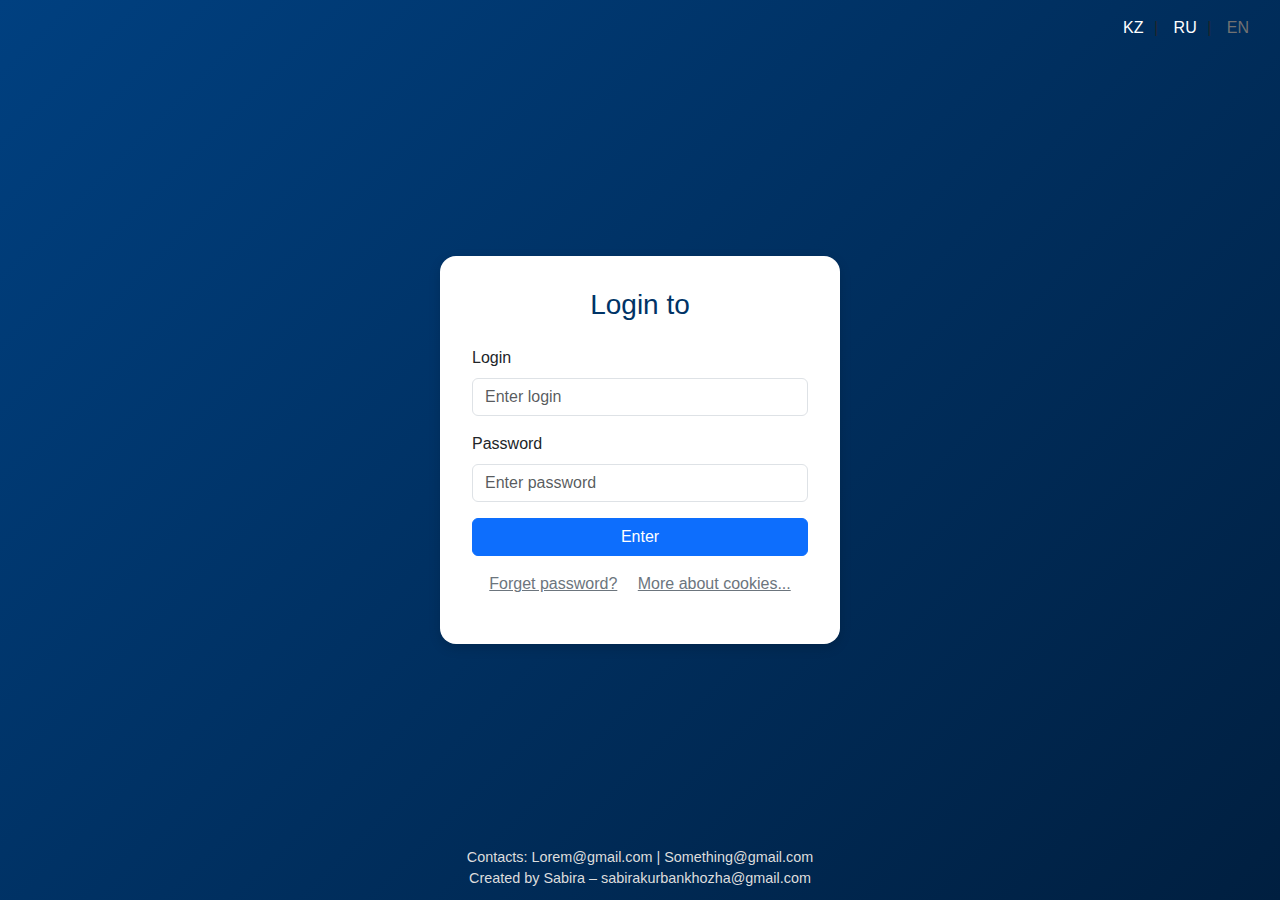
<file: index.html>
<!DOCTYPE html>
<html lang="en">
<head>
    <meta charset="UTF-8" />
    <meta name="viewport" content="width=device-width, initial-scale=1.0" />
    <title>University System – Login</title>
    <link
            href="https://cdn.jsdelivr.net/npm/bootstrap@5.3.2/dist/css/bootstrap.min.css"
            rel="stylesheet"
    />
    <link rel="stylesheet" href="style.css">
</head>
<body>

<div class="lang-switch">
    <button>KZ</button> |
    <button>RU</button> |
    <button class="active">EN</button>
</div>

<div class="login-container">
    <div class="login-card">
        <h3>Login to</h3>

        <form id="loginForm">
            <div class="mb-3">
                <label for="login" class="form-label">Login</label>
                <input type="text" class="form-control" id="login" placeholder="Enter login" required />
            </div>

            <div class="mb-3">
                <label for="password" class="form-label">Password</label>
                <input type="password" class="form-control" id="password" placeholder="Enter password" required />
            </div>

            <div class="d-grid">
                <button type="submit" class="btn btn-primary">Enter</button>
            </div>

            <div class="text-center mt-3">
                <a href="#" class="text-secondary me-3">Forget password?</a>
                <a href="#" class="text-secondary">More about cookies...</a>
            </div>

            <div id="message" class="text-center mt-3 fw-semibold"></div>
        </form>
    </div>

    <footer>
        Contacts: Lorem@gmail.com | Something@gmail.com <br />
        Created by Sabira – sabirakurbankhozha@gmail.com
    </footer>
</div>

<script src="https://code.jquery.com/jquery-3.7.1.min.js"></script>
<script src="script.js"></script>
</body>
</html>
</file>
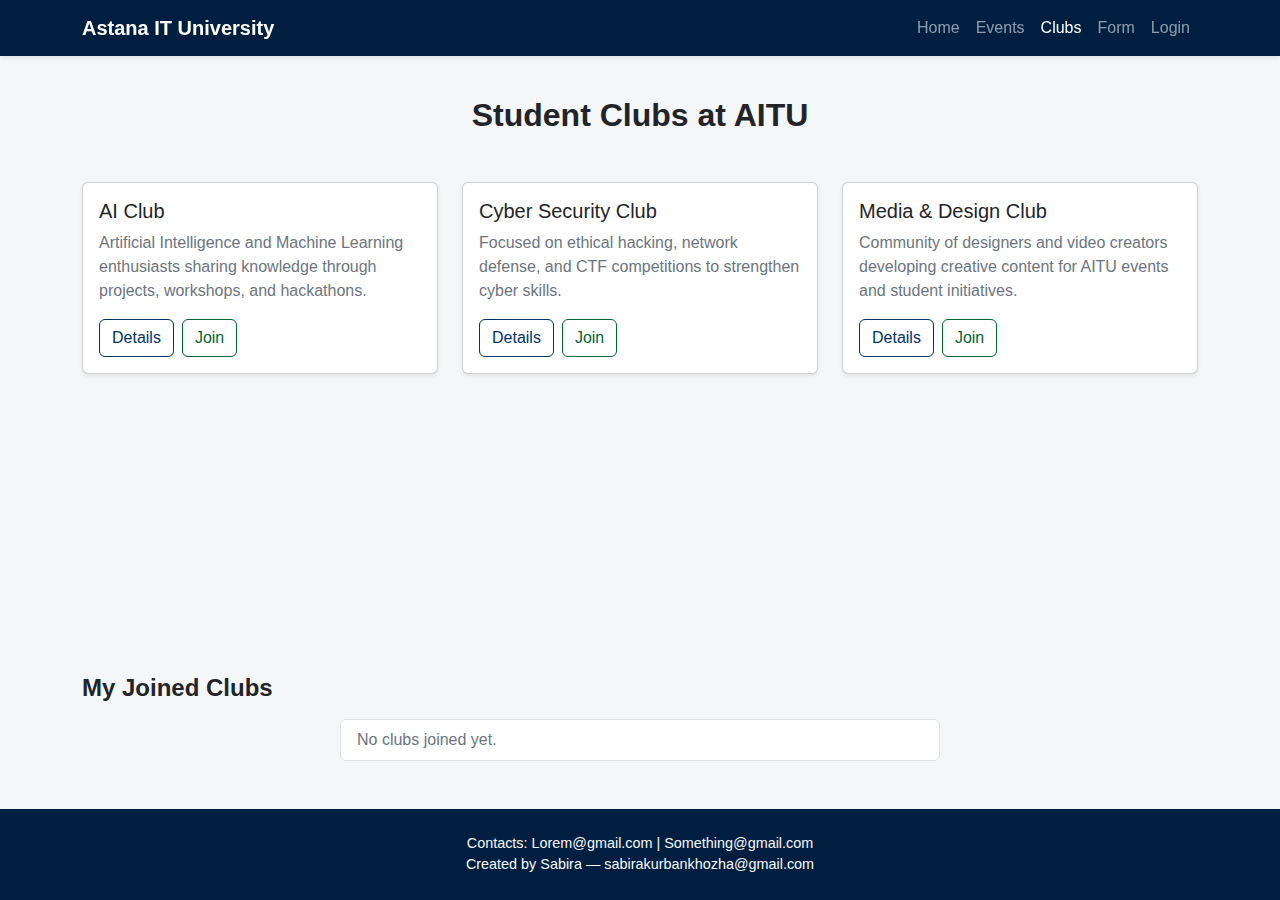
<file: clubs/index.html>
<!DOCTYPE html>
<html lang="en">
<head>
    <meta charset="UTF-8" />
    <meta name="viewport" content="width=device-width, initial-scale=1.0" />
    <title>Astana IT University – Clubs</title>

    <link
            href="https://cdn.jsdelivr.net/npm/bootstrap@5.3.2/dist/css/bootstrap.min.css"
            rel="stylesheet"
    />
    <link rel="stylesheet" href="style.css" />
</head>
<body>
<div class="page-wrapper">
    <header class="navbar navbar-expand-lg navbar-dark header-bg fixed-top shadow-sm">
        <div class="container">
            <a class="navbar-brand fw-semibold" href="../home/index.html">Astana IT University</a>
            <button
                    class="navbar-toggler"
                    type="button"
                    data-bs-toggle="collapse"
                    data-bs-target="#navbarNav"
            >
                <span class="navbar-toggler-icon"></span>
            </button>
            <div class="collapse navbar-collapse justify-content-end" id="navbarNav">
                <ul class="navbar-nav">
                    <li class="nav-item"><a class="nav-link" href="../home/index.html">Home</a></li>
                    <li class="nav-item"><a class="nav-link" href="../events/index.html">Events</a></li>
                    <li class="nav-item"><a class="nav-link active" href="#">Clubs</a></li>
                    <li class="nav-item"><a class="nav-link" href="../form/index.html">Form</a></li>
                    <li class="nav-item"><a class="nav-link" href="../index.html">Login</a></li>
                </ul>
            </div>
        </div>
    </header>

    <main class="container py-5 mt-5 flex-fill">
        <h2 class="text-center fw-bold mb-5">Student Clubs at AITU</h2>

        <div class="row g-4 justify-content-center">
            <div class="col-md-6 col-lg-4">
                <div class="card club-card shadow-sm">
                    <div class="card-body">
                        <h5 class="card-title">AI Club</h5>
                        <p class="card-text text-secondary">
                            Artificial Intelligence and Machine Learning enthusiasts sharing knowledge through projects, workshops, and hackathons.
                        </p>
                        <div class="d-flex gap-2">
                            <button class="btn btn-outline-primary details-btn"
                                    data-title="AI Club"
                                    data-desc="The AI Club unites students passionate about Artificial Intelligence and Machine Learning. Members develop projects, participate in Kaggle competitions, and host seminars on modern AI trends.">
                                Details
                            </button>
                            <button class="btn btn-outline-success join-btn" data-club="AI Club" data-title="AI Club">
                                Join
                            </button>
                        </div>
                    </div>
                </div>
            </div>
            <div class="col-md-6 col-lg-4">
                <div class="card club-card shadow-sm">
                    <div class="card-body">
                        <h5 class="card-title">Cyber Security Club</h5>
                        <p class="card-text text-secondary">
                            Focused on ethical hacking, network defense, and CTF competitions to strengthen cyber skills.
                        </p>
                        <div class="d-flex gap-2">
                            <button class="btn btn-outline-primary details-btn"
                                    data-title="Cyber Security Club"
                                    data-desc="Students learn network defense, cryptography, and participate in Capture The Flag competitions. The club hosts internal workshops and invites professionals from the cybersecurity industry.">
                                Details
                            </button>
                            <button class="btn btn-outline-success join-btn" data-club="Cyber Security Club" data-title="Cyber Security Club">
                                Join
                            </button>
                        </div>
                    </div>
                </div>
            </div>

            <div class="col-md-6 col-lg-4">
                <div class="card club-card shadow-sm">
                    <div class="card-body">
                        <h5 class="card-title">Media & Design Club</h5>
                        <p class="card-text text-secondary">
                            Community of designers and video creators developing creative content for AITU events and student initiatives.
                        </p>
                        <div class="d-flex gap-2">
                            <button class="btn btn-outline-primary details-btn"
                                    data-title="Media & Design Club"
                                    data-desc="Members work with visual storytelling, branding, and video production. The club collaborates with university departments to produce content for events and social media.">
                                Details
                            </button>
                            <button class="btn btn-outline-success join-btn" data-club="Media & Design Club" data-title="Media & Design Club">
                                Join
                            </button>
                        </div>
                    </div>
                </div>
            </div>
        </div>
    </main>

    <div class="modal fade" id="clubModal" tabindex="-1" aria-hidden="true">
        <div class="modal-dialog modal-dialog-centered">
            <div class="modal-content">
                <div class="modal-header">
                    <h5 class="modal-title" id="clubModalTitle"></h5>
                    <button type="button" class="btn-close" data-bs-dismiss="modal"></button>
                </div>
                <div class="modal-body" id="clubModalDesc"></div>
                <div class="modal-footer">
                    <button type="button" class="btn btn-secondary" data-bs-dismiss="modal">Close</button>
                </div>
            </div>
        </div>
    </div>

    <div class="modal fade" id="joinModal" tabindex="-1" aria-hidden="true">
        <div class="modal-dialog modal-dialog-centered">
            <div class="modal-content">
                <div class="modal-header">
                    <h5 class="modal-title" id="joinModalTitle">Join Club</h5>
                    <button type="button" class="btn-close" data-bs-dismiss="modal"></button>
                </div>
                <div class="modal-body">
                    <label for="telegramTag" class="form-label">Enter your Telegram tag:</label>
                    <input type="text" id="telegramTag" class="form-control" placeholder="@username">
                </div>
                <div class="modal-footer">
                    <button type="button" class="btn btn-secondary" data-bs-dismiss="modal">Cancel</button>
                    <button type="button" class="btn btn-primary" id="confirmJoin">Confirm</button>
                </div>
            </div>
        </div>
    </div>

    <section class="container mt-5 mb-5">
        <h4 class="fw-semibold mb-3">My Joined Clubs</h4>
        <ul id="joinedClubsList" class="list-group"></ul>
    </section>

    <footer class="footer-bg text-light text-center py-4">
        <div>Contacts: Lorem@gmail.com | Something@gmail.com</div>
        <div>Created by Sabira — sabirakurbankhozha@gmail.com</div>
    </footer>
</div>

<script src="https://code.jquery.com/jquery-3.7.1.min.js"></script>
<script src="https://cdn.jsdelivr.net/npm/bootstrap@5.3.2/dist/js/bootstrap.bundle.min.js"></script>
<script src="script.js"></script>
</body>
</html>
</file>
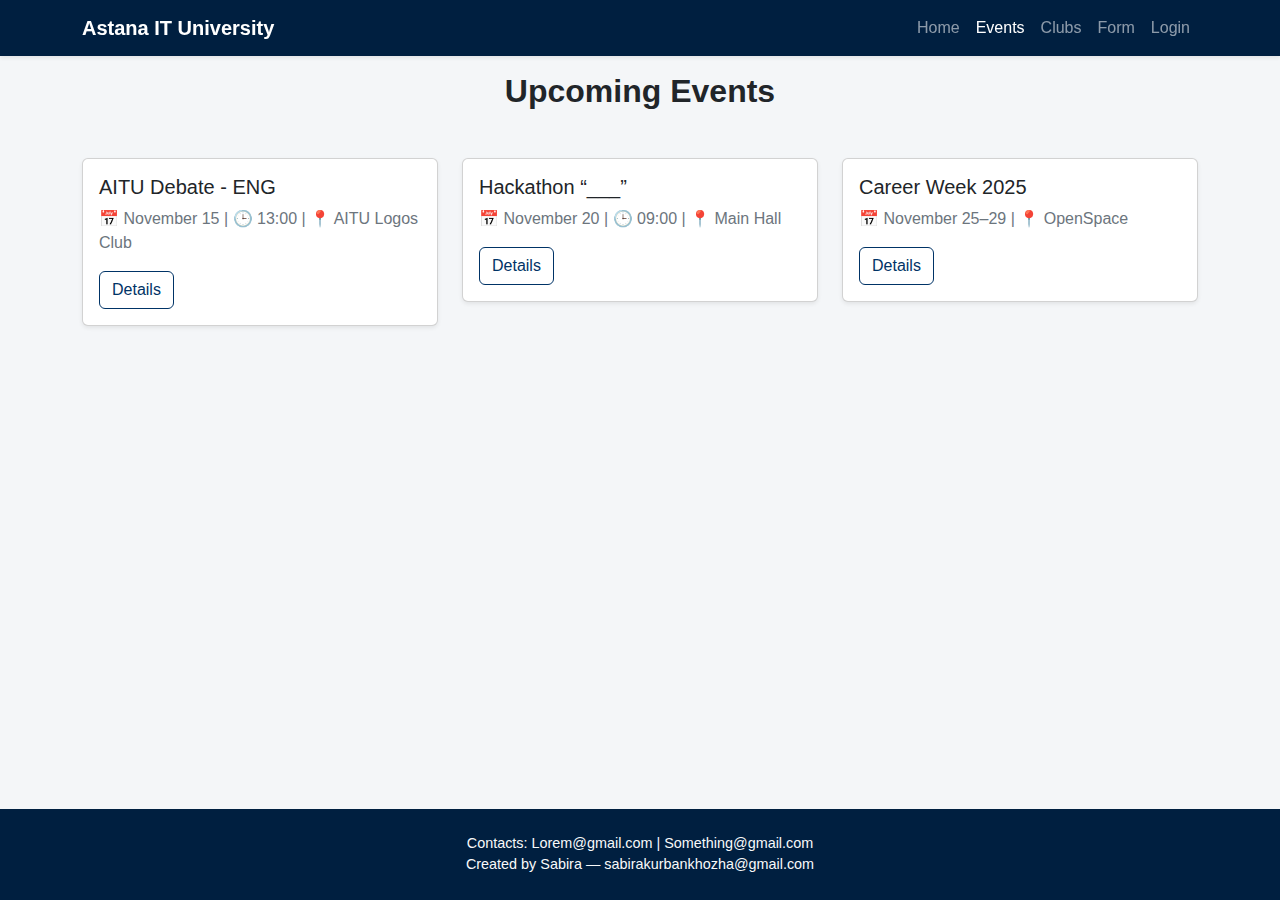
<file: events/index.html>
<!DOCTYPE html>
<html lang="en">
<head>
  <meta charset="UTF-8" />
  <meta name="viewport" content="width=device-width, initial-scale=1.0" />
  <title>Astana IT University – Events</title>

  <link
          href="https://cdn.jsdelivr.net/npm/bootstrap@5.3.2/dist/css/bootstrap.min.css"
          rel="stylesheet"
  />
  <link rel="stylesheet" href="style.css" />
</head>
<body>
<header class="navbar navbar-expand-lg navbar-dark header-bg fixed-top shadow-sm">
  <div class="container">
    <a class="navbar-brand fw-semibold" href="../home/index.html">Astana IT University</a>
    <button
            class="navbar-toggler"
            type="button"
            data-bs-toggle="collapse"
            data-bs-target="#navbarNav"
    >
      <span class="navbar-toggler-icon"></span>
    </button>
    <div class="collapse navbar-collapse justify-content-end" id="navbarNav">
      <ul class="navbar-nav">
        <li class="nav-item"><a class="nav-link" href="../home/index.html">Home</a></li>
        <li class="nav-item"><a class="nav-link active" href="#">Events</a></li>
        <li class="nav-item"><a class="nav-link" href="../clubs/index.html">Clubs</a></li>
        <li class="nav-item"><a class="nav-link" href="../form/index.html">Form</a></li>
        <li class="nav-item"><a class="nav-link" href="../index.html">Login</a></li>
      </ul>
    </div>
  </div>
</header>

<main class="container py-5 mt-5 flex-fill mt-5 pt-4">
  <h2 class="text-center fw-bold mb-5">Upcoming Events</h2>

  <div class="row g-4">
    <div class="col-md-6 col-lg-4">
      <div class="card event-card shadow-sm">
        <div class="card-body">
          <h5 class="card-title">AITU Debate - ENG</h5>
          <p class="card-text text-secondary">📅 November 15 | 🕒 13:00 | 📍 AITU Logos Club</p>
          <button class="btn btn-outline-primary details-btn" data-title="AITU Debate - ENG"
                  data-desc="Annual inter-university debate tournament organized by AITU Debate Club. Participants will discuss global tech ethics and innovation policy.">
            Details
          </button>
        </div>
      </div>
    </div>

    <div class="col-md-6 col-lg-4">
      <div class="card event-card shadow-sm">
        <div class="card-body">
          <h5 class="card-title">Hackathon “___”</h5>
          <p class="card-text text-secondary">📅 November 20 | 🕒 09:00 | 📍 Main Hall</p>
          <button class="btn btn-outline-primary details-btn" data-title="Hackathon “___”"
                  data-desc="A 24-hour programming challenge where students form teams to develop solutions in AI, Web and IoT. Winners receive internship offers.">
            Details
          </button>
        </div>
      </div>
    </div>

    <div class="col-md-6 col-lg-4">
      <div class="card event-card shadow-sm">
        <div class="card-body">
          <h5 class="card-title">Career Week 2025</h5>
          <p class="card-text text-secondary">📅 November 25–29 | 📍 OpenSpace</p>
          <button class="btn btn-outline-primary details-btn" data-title="Career Week 2025"
                  data-desc="Meet representatives from leading IT companies, attend workshops, and participate in networking sessions with industry experts.">
            Details
          </button>
        </div>
      </div>
    </div>
  </div>
</main>

<div class="modal fade" id="eventModal" tabindex="-1" aria-hidden="true">
  <div class="modal-dialog modal-dialog-centered">
    <div class="modal-content">
      <div class="modal-header">
        <h5 class="modal-title" id="eventModalTitle"></h5>
        <button type="button" class="btn-close" data-bs-dismiss="modal"></button>
      </div>
      <div class="modal-body" id="eventModalDesc"></div>
      <div class="modal-footer">
        <button type="button" class="btn btn-secondary" data-bs-dismiss="modal">Close</button>
      </div>
    </div>
  </div>
</div>

<footer class="footer-bg text-light text-center py-4">
  <div>Contacts: Lorem@gmail.com | Something@gmail.com</div>
  <div>Created by Sabira — sabirakurbankhozha@gmail.com</div>
</footer>

<script src="https://code.jquery.com/jquery-3.7.1.min.js"></script>
<script src="https://cdn.jsdelivr.net/npm/bootstrap@5.3.2/dist/js/bootstrap.bundle.min.js"></script>
<script src="script.js"></script>
</body>
</html>
</file>
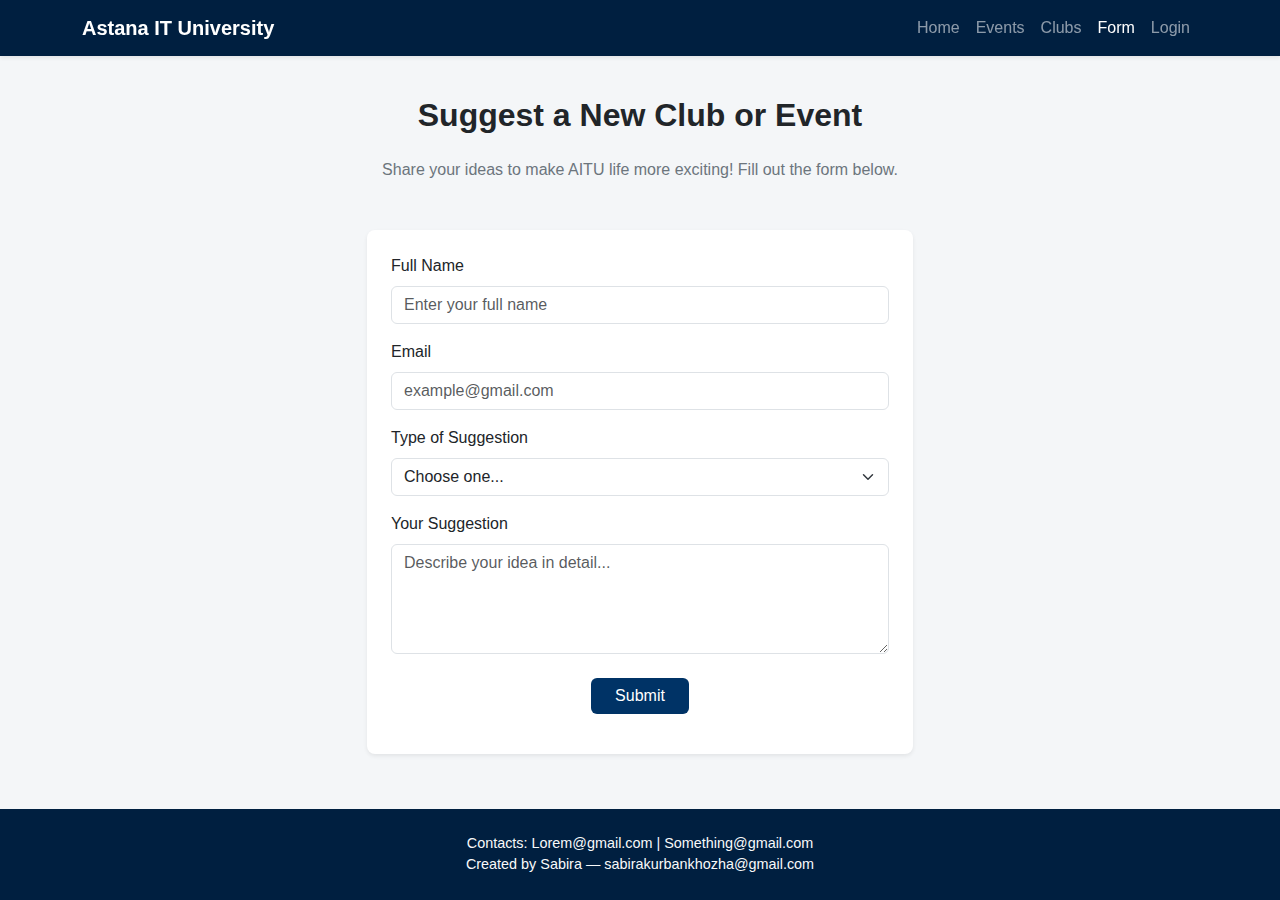
<file: form/index.html>
<!DOCTYPE html>
<html lang="en">
<head>
  <meta charset="UTF-8" />
  <meta name="viewport" content="width=device-width, initial-scale=1.0" />
  <title>Astana IT University – Suggestion Form</title>

  <link
          href="https://cdn.jsdelivr.net/npm/bootstrap@5.3.2/dist/css/bootstrap.min.css"
          rel="stylesheet"
  />
  <link rel="stylesheet" href="style.css" />
</head>
<body>
<div class="page-wrapper">
  <!-- Header -->
  <header class="navbar navbar-expand-lg navbar-dark header-bg fixed-top shadow-sm">
    <div class="container">
      <a class="navbar-brand fw-semibold" href="../home/index.html">Astana IT University</a>
      <button
              class="navbar-toggler"
              type="button"
              data-bs-toggle="collapse"
              data-bs-target="#navbarNav"
      >
        <span class="navbar-toggler-icon"></span>
      </button>
      <div class="collapse navbar-collapse justify-content-end" id="navbarNav">
        <ul class="navbar-nav">
          <li class="nav-item"><a class="nav-link" href="../home/index.html">Home</a></li>
          <li class="nav-item"><a class="nav-link" href="../events/index.html">Events</a></li>
          <li class="nav-item"><a class="nav-link" href="../clubs/index.html">Clubs</a></li>
          <li class="nav-item"><a class="nav-link active" href="#">Form</a></li>
          <li class="nav-item"><a class="nav-link" href="../index.html">Login</a></li>
        </ul>
      </div>
    </div>
  </header>

  <!-- Main -->
  <main class="container py-5 mt-5 flex-fill">
    <h2 class="text-center fw-bold mb-4">Suggest a New Club or Event</h2>
    <p class="text-center text-secondary mb-5">
      Share your ideas to make AITU life more exciting! Fill out the form below.
    </p>

    <div class="row justify-content-center">
      <div class="col-md-8 col-lg-6">
        <form id="suggestionForm" class="p-4 rounded-3 shadow-sm bg-white">
          <div class="mb-3">
            <label for="name" class="form-label">Full Name</label>
            <input type="text" id="name" class="form-control" placeholder="Enter your full name" required />
          </div>

          <div class="mb-3">
            <label for="email" class="form-label">Email</label>
            <input type="email" id="email" class="form-control" placeholder="example@gmail.com" required />
          </div>

          <div class="mb-3">
            <label for="type" class="form-label">Type of Suggestion</label>
            <select id="type" class="form-select">
              <option value="" selected disabled>Choose one...</option>
              <option value="event">Event Idea</option>
              <option value="club">New Club</option>
              <option value="improvement">Improvement to Existing Activity</option>
            </select>
          </div>

          <div class="mb-3">
            <label for="message" class="form-label">Your Suggestion</label>
            <textarea id="message" rows="4" class="form-control" placeholder="Describe your idea in detail..." required></textarea>
          </div>

          <div class="text-center mt-4">
            <button type="submit" class="btn btn-primary px-4">Submit</button>
          </div>

          <div id="formMessage" class="text-center mt-3 fw-semibold"></div>
        </form>
      </div>
    </div>
  </main>

  <!-- Footer -->
  <footer class="footer-bg text-light text-center py-4">
    <div>Contacts: Lorem@gmail.com | Something@gmail.com</div>
    <div>Created by Sabira — sabirakurbankhozha@gmail.com</div>
  </footer>
</div>

<script src="https://code.jquery.com/jquery-3.7.1.min.js"></script>
<script src="https://cdn.jsdelivr.net/npm/bootstrap@5.3.2/dist/js/bootstrap.bundle.min.js"></script>
<script src="script.js"></script>
</body>
</html>
</file>
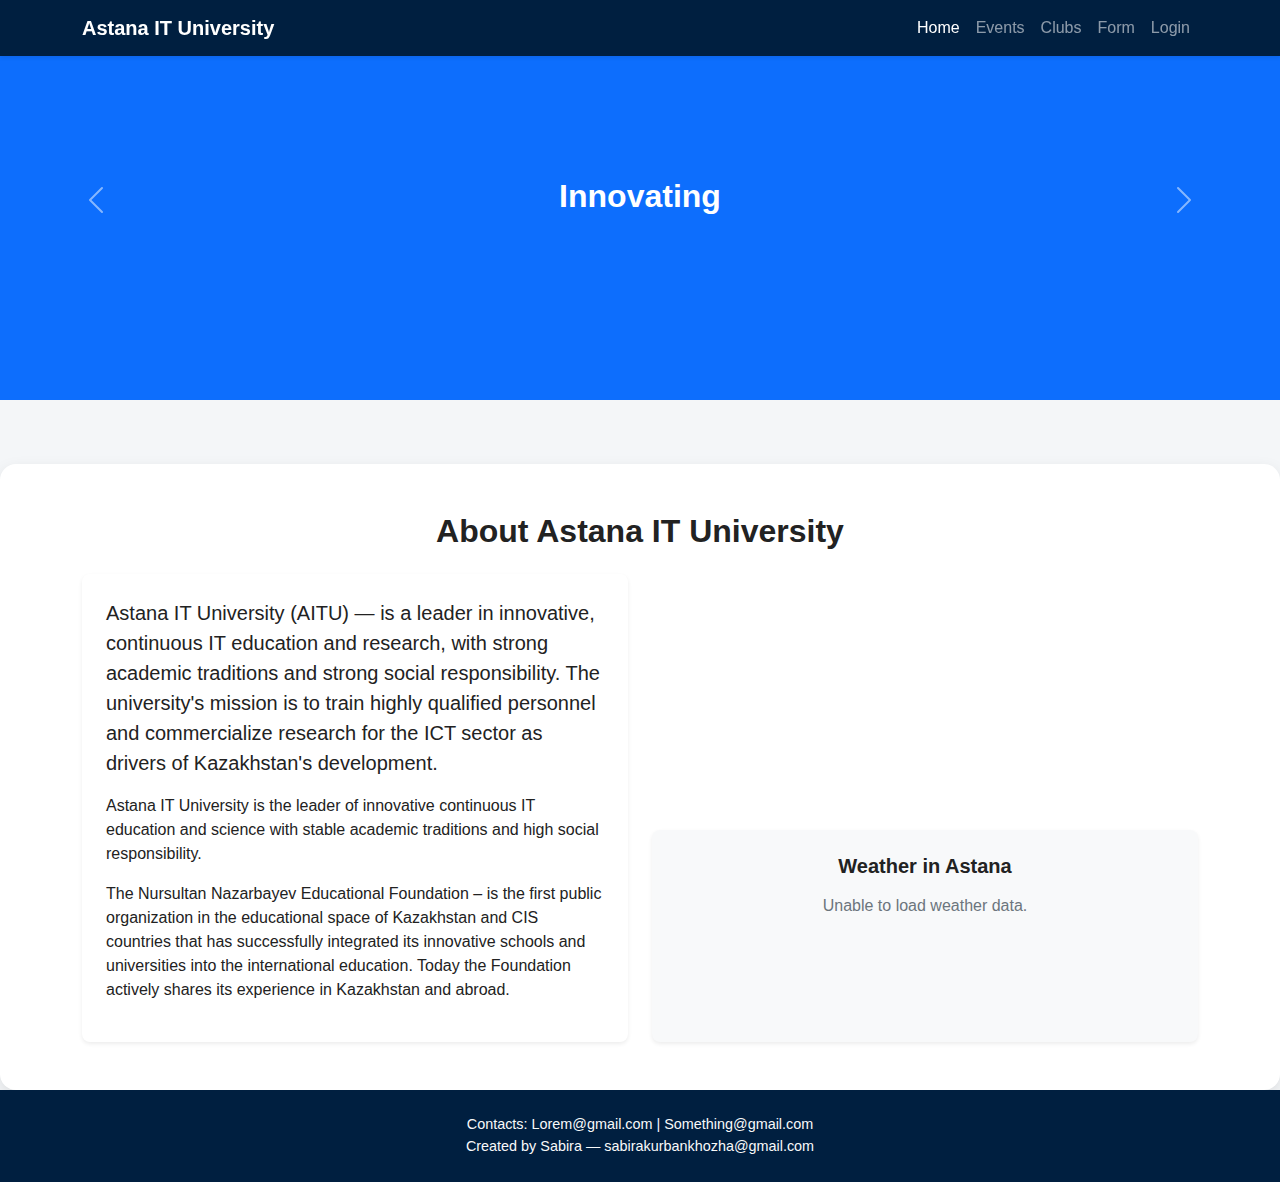
<file: home/index.html>
<!DOCTYPE html>
<html lang="en">
<head>
  <meta charset="UTF-8" />
  <meta name="viewport" content="width=device-width, initial-scale=1.0" />
  <title>Astana IT University – Home</title>

  <link
          href="https://cdn.jsdelivr.net/npm/bootstrap@5.3.2/dist/css/bootstrap.min.css"
          rel="stylesheet"
  />
  <link rel="stylesheet" href="style.css" />
</head>

<body>
<header class="navbar navbar-expand-lg navbar-dark header-bg fixed-top shadow-sm">
  <div class="container">
    <a class="navbar-brand fw-semibold" href="#">Astana IT University</a>
    <button
            class="navbar-toggler"
            type="button"
            data-bs-toggle="collapse"
            data-bs-target="#navbarNav"
    >
      <span class="navbar-toggler-icon"></span>
    </button>
    <div class="collapse navbar-collapse justify-content-end" id="navbarNav">
      <ul class="navbar-nav">
        <li class="nav-item"><a class="nav-link active" href="#">Home</a></li>
        <li class="nav-item"><a class="nav-link" href="../events/index.html">Events</a></li>
        <li class="nav-item"><a class="nav-link" href="../clubs/index.html">Clubs</a></li>
        <li class="nav-item"><a class="nav-link" href="../form/index.html">Form</a></li>
        <li class="nav-item"><a class="nav-link" href="../index.html">Login</a></li>
      </ul>
    </div>
  </div>
</header>

<section id="hero">
  <div id="mainCarousel" class="carousel slide" data-bs-ride="carousel">
    <div class="carousel-inner">
      <div class="carousel-item active">
        <div class="carousel-box bg-primary d-flex align-items-center justify-content-center">
          <h2 class="text-white fw-bold">Innovating</h2>
        </div>
      </div>
      <div class="carousel-item">
        <div class="carousel-box bg-success d-flex align-items-center justify-content-center">
          <h2 class="text-white fw-bold">Leading IT Education</h2>
        </div>
      </div>
      <div class="carousel-item">
        <div class="carousel-box bg-warning d-flex align-items-center justify-content-center">
          <h2 class="text-dark fw-bold">Next Generation of Developers</h2>
        </div>
      </div>
      <div class="carousel-item">
        <div class="carousel-box bg-danger d-flex align-items-center justify-content-center">
          <h2 class="text-white fw-bold">Astana IT – Digital Future</h2>
        </div>
      </div>
    </div>
    <button class="carousel-control-prev" type="button" data-bs-target="#mainCarousel" data-bs-slide="prev">
      <span class="carousel-control-prev-icon"></span>
    </button>
    <button class="carousel-control-next" type="button" data-bs-target="#mainCarousel" data-bs-slide="next">
      <span class="carousel-control-next-icon"></span>
    </button>
  </div>
</section>

<section id="about" class="py-5 about-section">
  <div class="container">
    <h2 class="text-center mb-4 fw-bold">About Astana IT University</h2>
    <div class="row g-4 align-items-stretch">

      <div class="col-md-6 d-flex">
        <div class="about-text p-4 rounded-3 shadow-sm bg-white d-flex flex-column justify-content-center">
          <p class="lead">
            <strong>Astana IT University (AITU)</strong> — is a leader in innovative, continuous IT education and research, with strong academic traditions and strong social responsibility. The university's mission is to train highly qualified personnel and commercialize research for the ICT sector as drivers of Kazakhstan's development.
          </p>
          <p>
            Astana IT University is the leader of innovative continuous IT education and science with stable academic traditions and high social responsibility.
          </p>
          <p>
            The Nursultan Nazarbayev Educational Foundation – is the first public organization in the educational space of Kazakhstan and CIS countries that has successfully integrated its innovative schools and universities into the international education. Today the Foundation actively shares its experience in Kazakhstan and abroad.
          </p>
        </div>
      </div>

      <div class="col-md-6 d-flex flex-column justify-content-between">

        <div class="stats-box p-4 rounded-3 shadow-sm bg-light flex-fill mb-4">
          <h5 class="text-center mb-3 fw-semibold">Strategic guidelines</h5>
          <ul class="list-unstyled mb-0 fs-6">
            <li>- Academic excellence in continuous IT education and high demand for graduates</li>
            <li>- Leadership in research and innovation</li>
            <li>- National and international recognition</li>
            <li>- Implementation of the Smart and Digital University model</li>
            <li>- Financial stability</li>
          </ul>
        </div>

        <div class="weather-box p-4 rounded-3 shadow-sm bg-light flex-fill">
          <h5 class="text-center mb-3 fw-semibold">Weather in Astana</h5>
          <div id="weather" class="text-center text-secondary">Loading weather...</div>
        </div>

      </div>
    </div>
  </div>
</section>
<footer class="footer-bg text-light text-center py-4">
  <div>Contacts: Lorem@gmail.com | Something@gmail.com</div>
  <div>Created by Sabira — sabirakurbankhozha@gmail.com</div>
</footer>

<script src="https://code.jquery.com/jquery-3.7.1.min.js"></script>
<script src="https://cdn.jsdelivr.net/npm/bootstrap@5.3.2/dist/js/bootstrap.bundle.min.js"></script>
<script src="script.js"></script>
</body>
</html>
</file>
<file: style.css>
body {
    background-color: #f8f9fa;
    font-family: 'Segoe UI', sans-serif;
}

.login-container {
    min-height: 100vh;
    display: flex;
    justify-content: center;
    align-items: center;
    background: linear-gradient(135deg, #004080 0%, #001f40 100%);
}

.login-card {
    background-color: white;
    border-radius: 16px;
    box-shadow: 0 4px 12px rgba(0, 0, 0, 0.15);
    width: 100%;
    max-width: 400px;
    padding: 2rem;
}

.login-card h3 {
    text-align: center;
    color: #003366;
    margin-bottom: 1.5rem;
}

.lang-switch {
    position: absolute;
    top: 15px;
    right: 25px;
}

.lang-switch>.active {
    color: #727272;
}

.lang-switch button {
    border: none;
    background: transparent;
    color: white;
    font-weight: 500;
    margin-left: 5px;
}

footer {
    text-align: center;
    font-size: 0.9rem;
    color: #ddd;
    position: absolute;
    bottom: 10px;
    width: 100%;
}
</file>
<file: clubs/style.css>
html, body {
    height: 100%;
}

body {
    display: flex;
    flex-direction: column;
    min-height: 100vh;
    margin: 0;
    font-family: 'Segoe UI', sans-serif;
    background-color: #f4f6f8;
}

.page-wrapper {
    display: flex;
    flex-direction: column;
    flex: 1;
}

main {
    flex: 1 0 auto;
    margin-top: 80px;
}

footer {
    flex-shrink: 0;
    background-color: #001f40;
    font-size: 0.9rem;
}

.header-bg {
    background-color: #001f40;
}

.club-card {
    transition: transform 0.3s ease, box-shadow 0.3s ease;
}

.club-card:hover {
    transform: translateY(-5px);
    box-shadow: 0 8px 18px rgba(0, 0, 0, 0.15);
}

.btn-outline-primary {
    border-color: #003366;
    color: #003366;
}

.btn-outline-primary:hover {
    background-color: #003366;
    color: #fff;
}

.btn-outline-success {
    border-color: #006633;
    color: #006633;
}

.btn-outline-success:hover {
    background-color: #006633;
    color: #fff;
}

#joinedClubsList {
    max-width: 600px;
    margin: auto;
}

.remove-btn {
    border-color: #d9534f;
    color: #d9534f;
}

.remove-btn:hover {
    background-color: #d9534f;
    color: #fff;
}
</file>
<file: events/style.css>
body {
    background-color: #f4f6f8;
    font-family: 'Segoe UI', sans-serif;
}

.header-bg {
    background-color: #001f40;
}

.footer-bg {
    background-color: #001f40;
    font-size: 0.9rem;
}

.event-card {
    transition: transform 0.3s ease, box-shadow 0.3s ease;
}

.event-card:hover {
    transform: translateY(-5px);
    box-shadow: 0 8px 18px rgba(0, 0, 0, 0.15);
}

.btn-outline-primary {
    border-color: #003366;
    color: #003366;
}

.btn-outline-primary:hover {
    background-color: #003366;
    color: #fff;
}

html, body {
    height: 100%;
}

body {
    display: flex;
    flex-direction: column;
    min-height: 100vh;
    margin: 0;
}

.page-wrapper {
    display: flex;
    flex-direction: column;
    flex: 1;
}

main {
    flex: 1 0 auto;
}

footer {
    flex-shrink: 0;
}
</file>
<file: form/style.css>
html, body {
    height: 100%;
}

body {
    display: flex;
    flex-direction: column;
    min-height: 100vh;
    margin: 0;
    font-family: 'Segoe UI', sans-serif;
    background-color: #f4f6f8;
}

.page-wrapper {
    display: flex;
    flex-direction: column;
    flex: 1;
}

main {
    flex: 1 0 auto;
    margin-top: 80px;
}

footer {
    flex-shrink: 0;
    background-color: #001f40;
    font-size: 0.9rem;
}

.header-bg {
    background-color: #001f40;
}

form {
    background-color: #fff;
}

.btn-primary {
    background-color: #003366;
    border: none;
}

.btn-primary:hover {
    background-color: #004080;
}
</file>
<file: home/style.css>
body {
    background-color: #f4f6f8;
    font-family: 'Segoe UI', sans-serif;
    color: #222;
}

.header-bg {
    background-color: #001f40;
}

.footer-bg {
    background-color: #001f40;
    font-size: 0.9rem;
}

.carousel-box {
    height: 400px;
}

#about {
    background-color: #fff;
    margin-top: 4rem;
    border-radius: 16px;
    box-shadow: 0 6px 16px rgba(0, 0, 0, 0.1);
}

.stats-box {
    background-color: #f1f5fa;
    border-left: 4px solid #003366;
}

@media (max-width: 768px) {
    .carousel-box {
        height: 280px;
    }
    #about {
        padding: 2rem 1rem;
    }
}
.about-section {
    background-color: #f4f6f8;
}

.about-text, .stats-box, .weather-box {
    height: 100%;
}

.stats-box, .weather-box {
    transition: all 0.3s ease;
}

.stats-box:hover, .weather-box:hover {
    background-color: #eaf3ff;
}

@media (max-width: 992px) {
    .about-section .row {
        flex-direction: column;
    }
    .stats-box, .weather-box, .about-text {
        height: auto;
    }
}
</file>
